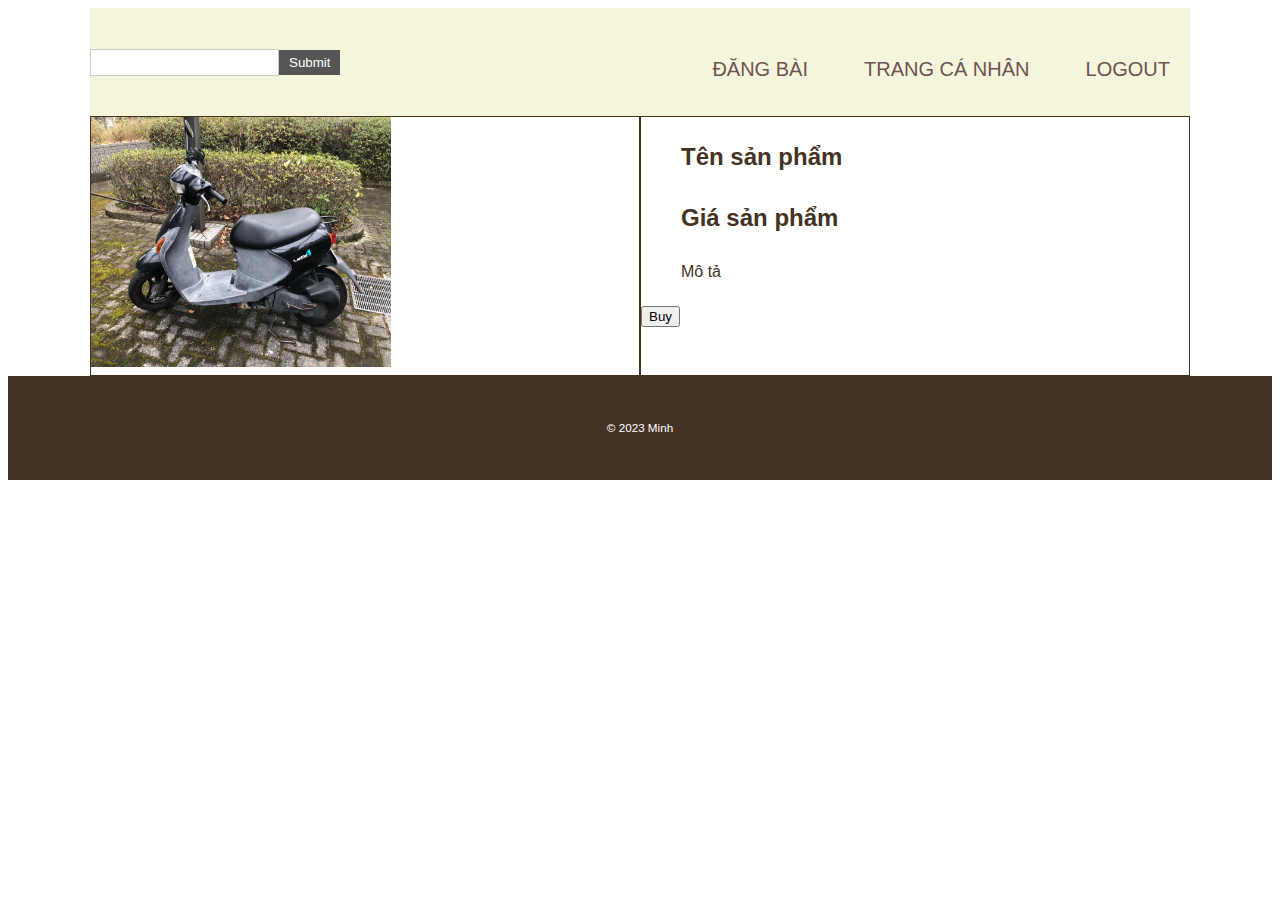
<file: item_detail.html>
<!DOCTYPE html>
<html lang="en">
<head>
    <meta charset="UTF-8">
    <meta http-equiv="X-UA-Compatible" content="IE=edge">
    <meta name="viewport" content="width=device-width, initial-scale=1.0">
    <link rel="stylesheet" href="css/style.css">
    <title>Item detail</title>
</head>
<body>
    <header class="page-header wrapper">
        <form action="">
            <!----searching bar-->
            <input type="text" id="search" name="search-key">
            <input type="submit" id="submit" name="search">
        </form>
        <nav>
            <ul class="main-nav">
                <li><a href="item_upload.html">đăng bài</a></li>
                <li><a href="#">trang cá nhân</a></li>
                <li><a href="#">logout</a></li>
            </ul>
        </nav>
    </header> <!---header-->

    <div class="item-detail wrapper">
        <div class="itemdetail-image">
            <img src="img/xemay2.jpg" alt="xemay">
        </div>

        <div class="itemdetail-decrible">
            <div class="decrible">
                <ul>
                    <li><h2>Tên sản phẩm</h2></li>
                    <li><h2>Giá sản phẩm</h2></li>
                    <li><p>Mô tả</p></li>
                </ul>
            </div>
            <button>Buy</button>
        </div>
    </div> <!---item detail-->

    <footer>
        <div class="wrapper">
            <p><small>&copy; 2023 Minh</small></p>
        </div>
    </footer>
</body>
</html>
</file>
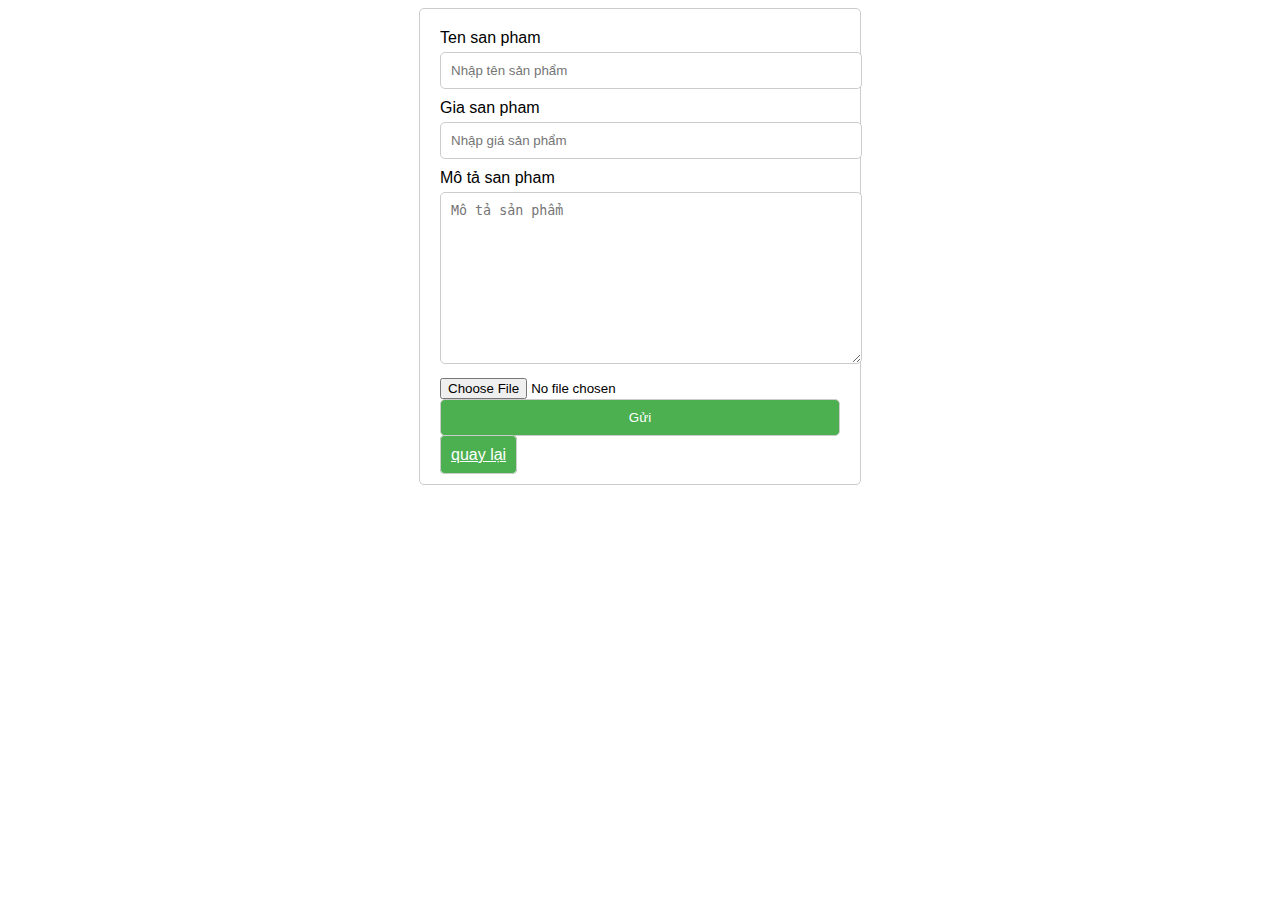
<file: item_upload.html>
<!DOCTYPE html>
<html lang="en">

<head>
    <meta charset="UTF-8">
    <meta http-equiv="X-UA-Compatible" content="IE=edge">
    <meta name="viewport" content="width=device-width, initial-scale=1.0">
    <title>Document</title>
    <style>
        /* Add some basic styling to improve appearance */
        body {
            font-family: Arial, sans-serif;
        }

        form {
            max-width: 400px;
            margin: 0 auto;
            padding: 20px;
            border: 1px solid #ccc;
            border-radius: 5px;
        }

        label {
            display: block;
            margin-bottom: 5px;
        }

        input[type="text"],
        input[type="submit"],
        input[type="reset"] {
            width: 100%;
            padding: 10px;
            margin-bottom: 10px;
            border: 1px solid #ccc;
            border-radius: 5px;
        }

        a {
            width: 100%;
            padding: 10px;
            margin-bottom: 10px;
            border: 1px solid #ccc;
            border-radius: 5px;
            cursor: pointer;
            background-color: #4CAF50;
            color: white;
        }

        textarea {
            width: 100%;
            height: 150px;
            padding: 10px;
            margin-bottom: 10px;
            border: 1px solid #ccc;
            border-radius: 5px;
            resize: vertical;
            /* Allow vertical resizing of textarea */
        }

        input[type="submit"],
        input[type="reset"] {
            cursor: pointer;
            background-color: #4CAF50;
            color: white;
        }

        input[type="submit"]:hover,
        input[type="reset"]:hover {
            background-color: #45a049;
        }
    </style>
</head>

<body>
    <form action="item_save.php" method="post" enctype="multipart/form-data">

        <label for="item_name">Ten san pham</label>
        <input type="text" id="item_name" name="item_name" placeholder="Nhập tên sản phẩm"><br>

        <label for="item_price">Gia san pham</label>
        <input type="text" id="item_price" name="item_price" placeholder="Nhập giá sản phẩm"><br>

        <label for="item_detail">Mô tả san pham</label>
        <textarea id="item_detail" name="item_detail" placeholder="Mô tả sản phẩm"></textarea><br>

        <!-- upload file -->
        <input type="file" name="fileToUpload" id="fileToUpload">

        <input type="submit" name="a" value="Gửi" />
        <a href="main_page.php">quay lại</a>
    </form>
</body>

</html>
</file>
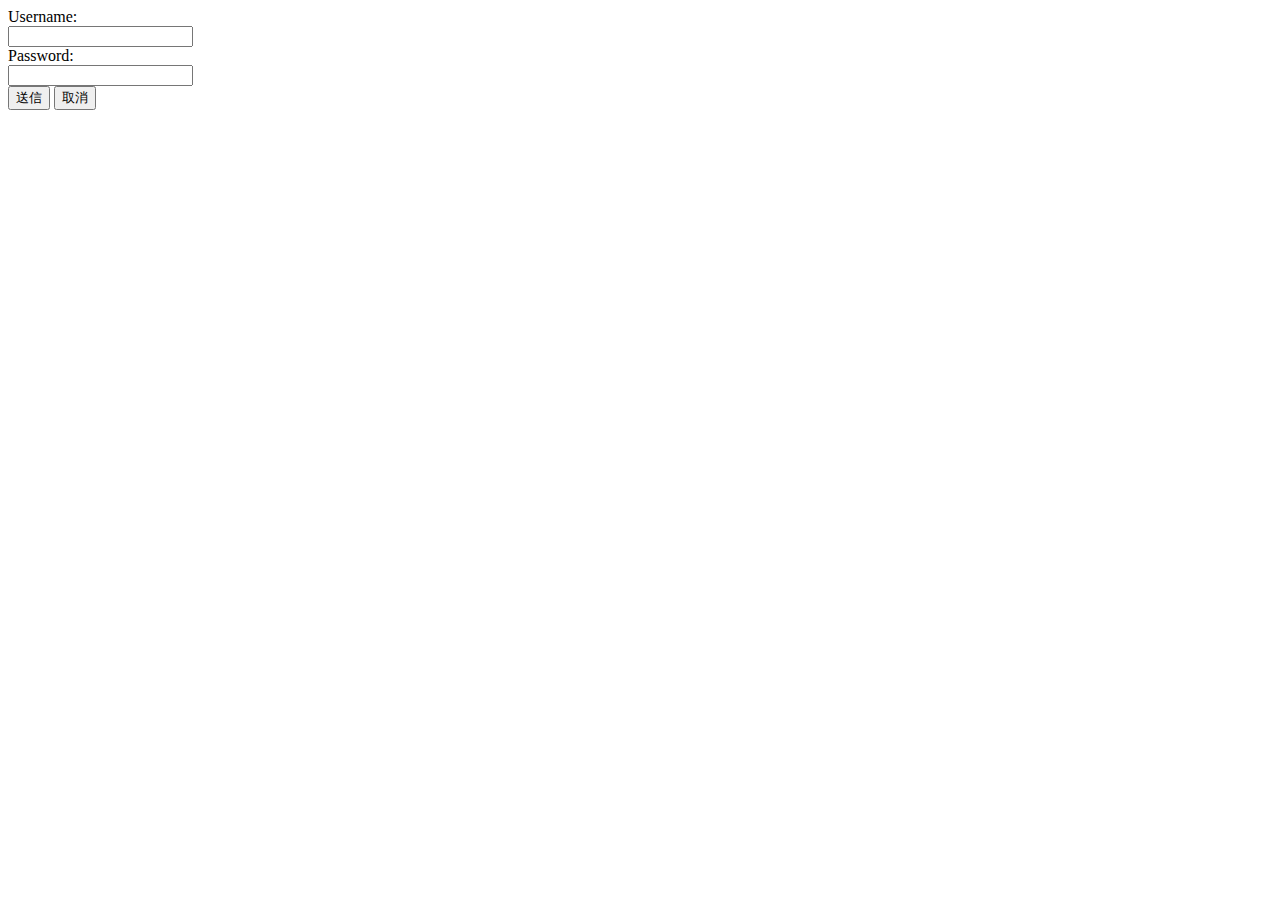
<file: login.html>
<!DOCTYPE html>
<html lang="en">

<head>
    <meta charset="UTF-8">
    <meta http-equiv="X-UA-Compatible" content="IE=edge">
    <meta name="viewport" content="width=device-width, initial-scale=1.0">
    <title>KSU 2Hand</title>
</head>

<body>
    <form action="logincheck.php" method="post">

        <!--ここに入力部品を配置する-->
        <label for="username">Username:</label><br>
        <input type="text" id="username" name="username"><br>
        <label for="pwd">Password:</label><br>
        <input type="password" id="pwd" name="pwd"><br>

        <input type="submit" name="a" value="送信" />
        <input type="reset" value="取消" />
    </form>
</body>

</html>
</file>
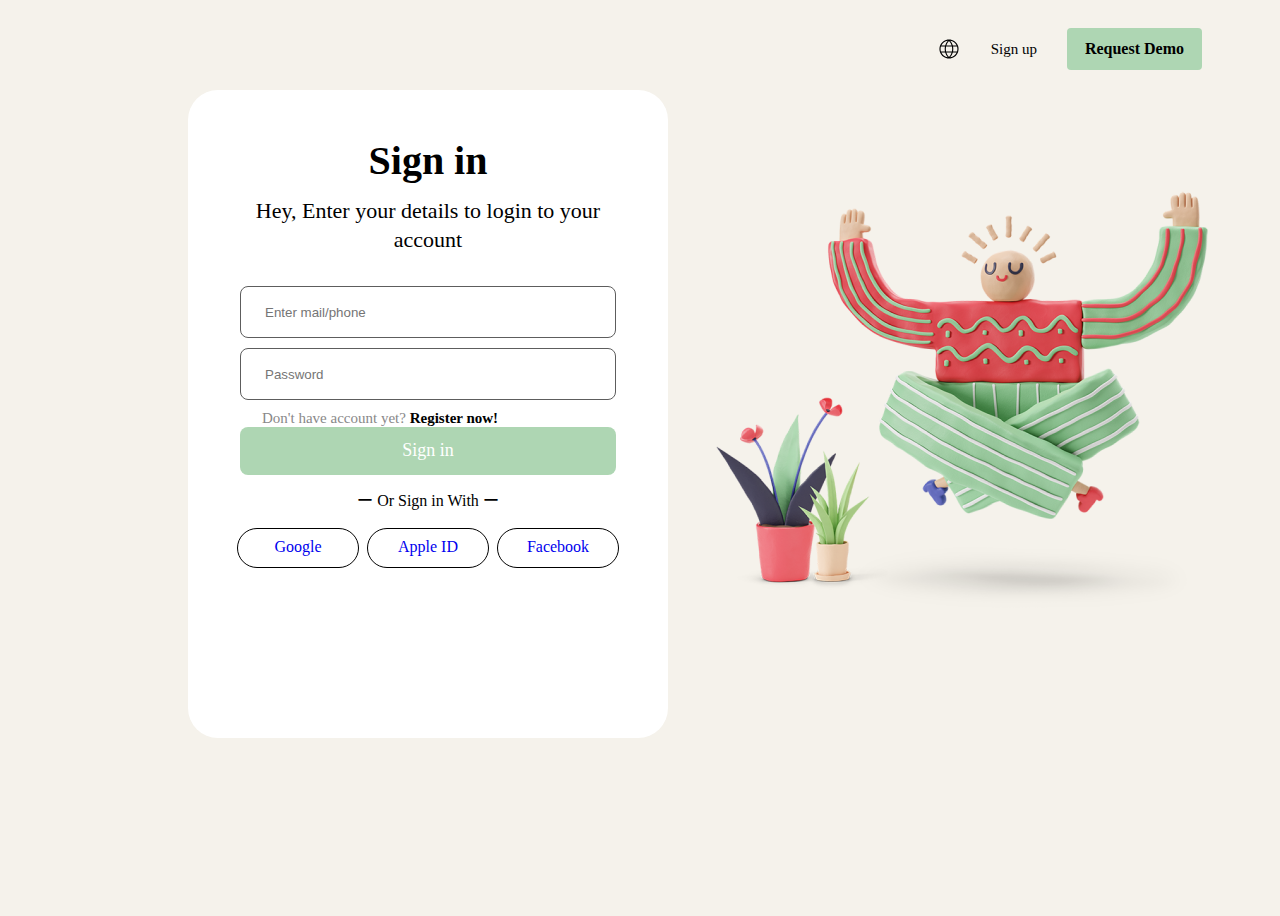
<file: login_page.html>
<!DOCTYPE html>
<html lang="en">

<head>
    <meta charset="UTF-8">
    <meta name="viewport" content="width=device-width, initial-scale=1.0">
    <link rel="stylesheet" href="css/login_page_style.css">
    <title>KSU 2Hand</title>
</head>

<body>
    <header class="page-header">
        <div class="nav">
            <img src="img/ph_globe-light.svg" alt="globe_icon">
            <a class="sign-up-button" href="index.html">Sign up</a>
            <a class="request-button" href="#">Request Demo</a>
        </div>
    </header>
    <!--page-header-->
    <!-- MAIN CONTENT -->
    <div class="container wrapper">
        <!--login frame-->
        <div class="login-frame">
            <div class="login-frame-content">
                <div class="sign-in-title">
                    <h3>Sign in</h3>
                    <p>Hey, Enter your details to login to your account</p>
                </div>
                <!--sign-in-title-->

                <form action="logincheck.php" method="post">

                    <div class="insert-box-container">
                        <input class="input-box id" type="text" name="username" placeholder="Enter mail/phone">
                        <input class="input-box pass" type="password" name="pwd" placeholder="Password">
                        <p>Don't have account yet? <a id="register-button" href="#">Register now!</a></p>
                    </div>
                    <!---insert-box container--->

                    <div class="sign-in-box">
                        <!-- <a class="sign-in-button" href="#">Sign in</a> -->
                        <input class="sign-in-button" type="submit" name="a" value="Sign in" />
                        <p>ー Or Sign in With ー</p>
                        <ul class="socials-list">
                            <li><a href="https://www.google.com/">Google</a></li>
                            <li><a href="https://www.apple.com/">Apple ID</a></li>
                            <li><a href="https://www.facebook.com/">Facebook</a></li>
                        </ul>
                    </div>
                    <!--sign-in-box-->

                </form>
                <!----login check form-->

            </div>
            <!--login-frame-content-->
        </div>
        <!--login frame-->

        <!---left image-->
        <div class="image-container">
            <img src="img/image.png" alt="main-img">
        </div>
        <!---left image-->

    </div>
    <!--container-->

</body>

</html>
</file>
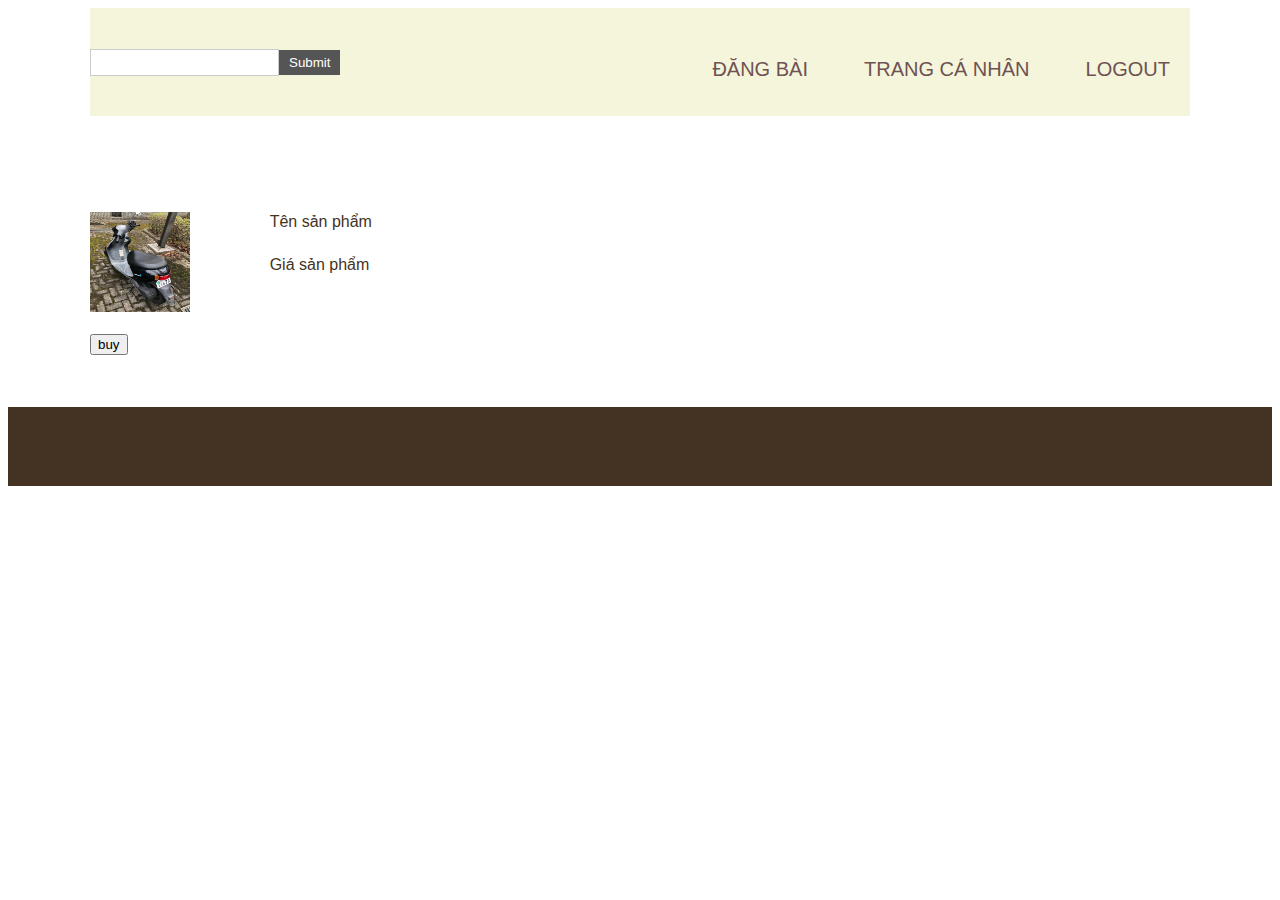
<file: main_page.html>
<!DOCTYPE html>
<html lang="en">

<head>
    <meta charset="UTF-8">
    <meta http-equiv="X-UA-Compatible" content="IE=edge">
    <meta name="viewport" content="width=device-width, initial-scale=1.0">
    <link rel="stylesheet" href="css/style.css">
    <title>Main page test</title>
</head>

<body>
    <header class="page-header wrapper">
        <form action="">
            <!----searching bar-->
            <input type="text" id="search" name="search-key">
            <input type="submit" id="submit" name="search">
        </form>
        <nav>
            <ul class="main-nav">
                <li><a href="item_upload.html">đăng bài</a></li>
                <li><a href="#">trang cá nhân</a></li>
                <li><a href="#">logout</a></li>
            </ul>
        </nav>
    </header>

    <div class="main-content wrapper">
        <div class="item">
            <div class="picture">
                <img src="img/xemay.jpg" alt="" width="100" height="100">
            </div>
            <div class="decrible">
                <p>Tên sản phẩm</p>
                <p>Giá sản phẩm</p>
                <!-- <p>Mô tả sản phẩm</p> -->
            </div>
            <form action="item_detail.php" method="post">
                <input type="hidden" name="item_id" value="giá_trị_item_id_của_bạn" />
                <input type="submit" name="a" value="buy" />
            </form>
        </div>
    </div>

    <footer>
        đây là footer
    </footer>
</body>

</html>
</file>
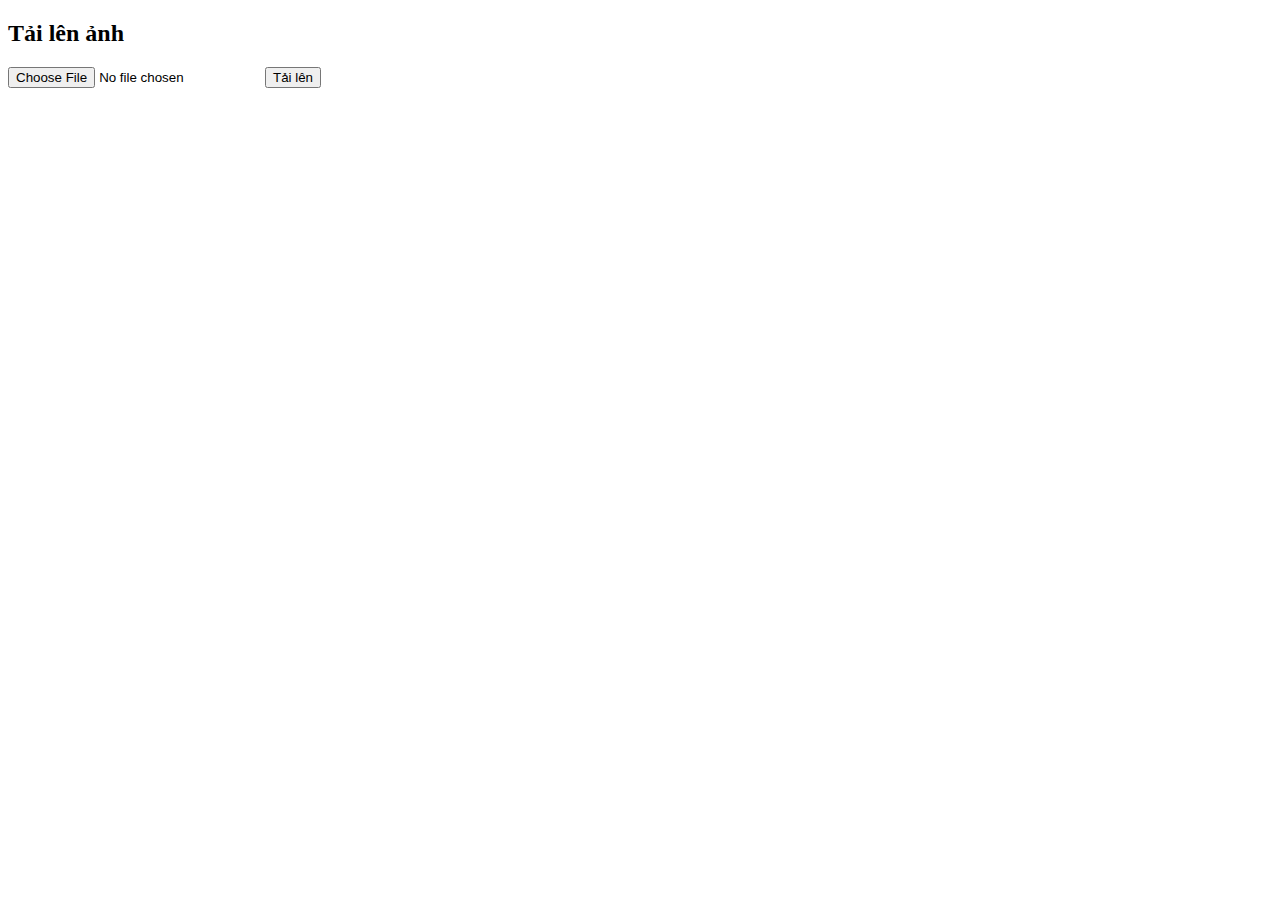
<file: upload.html>
<!DOCTYPE html>
<html>

<head>
    <meta charset="UTF-8">
    <title>Tải lên ảnh</title>
</head>

<body>
    <h2>Tải lên ảnh</h2>
    <form action="upload.php" method="post" enctype="multipart/form-data">
        <input type="file" name="fileToUpload" id="fileToUpload">
        <input type="submit" value="Tải lên" name="submit">
    </form>
</body>

</html>
</file>
<file: css/style.css>
/* -----------------------共通部分-------------------------------- */

html {
    font-size: 100%;
}

body {
    font-family: "Yu Gothic Medium", "游ゴシック Medium", YuGothic, "游ゴシック体", "ヒラギノ角ゴ Pro W3", sans-serif;
    line-height: 1.7;
    color: #432;
}

a {
    text-decoration: none;
}

img {
    max-width: 100%;
}

.logo {
    width: 210px;
    margin-top: 14px;
}

/* -------------------------INDEX PAGE ---------------------------------*/
.home-content {
    text-align: center;
    margin-top: 0%;
}

.home-content p {
    font-size: 1.5rem;
    margin: 10px 0px 42px;
    color: beige;
}

/* 見出し */
.page-title {
    font-size: 5rem;
    font-family: 'Philosopher', serif;
    text-transform: uppercase;
    font-weight: normal;
    color: #fff;
}

/* ボタン */
.button {
    font-size: 1.375rem;
    background: #0bd;
    color: #fff;
    border-radius: 50px;
    padding: 18px 32px;
}

.button:hover {
    background: #0090aa;
}

#home {
    background-image: url(/SecondHandWebProj/img/index-bg.jpg);
    min-height: 100vh;
}

#home .page-title {
    text-transform: none;
}

.main-nav {
    display: flex;
    font-size: 1.25rem;
    text-transform: uppercase;
    margin-top: 34px;
    list-style: none;
}

.main-nav li {
    margin-left: 36px;
}

/* -----------------------HEADER-------------------------------- */
.wrapper {
    max-width: 1100px;
    margin: 0 auto;
    padding: 0 4%;
}

/* HEADER-CHATGPT */
/* Style the header */
.page-header {
    background-color:beige;
    color: #fff;
    padding: 10px 0;
    display: flex;
    align-items: center;
    justify-content: space-between;
}

.page-header h1 {
    margin: 0;
}

.page-header .logo {
    width: 50px;
    height: 50px;
}

.page-header form {
    display: flex;
    align-items: center;
    margin-right: 20px;
}

.page-header input[type="text"] {
    padding: 5px;
    border: 1px solid #ccc;
}

.page-header input[type="submit"] {
    background-color: #555;
    color: #fff;
    border: none;
    padding: 5px 10px;
    cursor: pointer;
}

.page-header nav ul {
    list-style: none;
    display: flex;
    align-items: center;
}

.page-header nav ul li {
    margin-right: 20px;
}

.page-header nav ul li a {
    color: rgb(111, 82, 82);
    text-decoration: none;
    transition: color 0.3s;
}

.page-header nav ul li a:hover {
    color: #ff6600;
}


/* FOOTER */
footer {
    background: #432;
    text-align: center;
    padding: 26px 0;
}

footer p {
    color: #fff;
    font-size: 0.875rem;
}

/* MAIN PAGE */
.main-content {
    display: grid;
    gap: 26px;
    grid-template-columns: 1fr 1fr 1fr;
    margin-top: 6%;
    margin-bottom: 50px;
}


/* TRANG NÀY DÙNG CHO TRANG MAIN_PAGE.PHP */

img {
    width: 100px;
    height: 100px;
}


.itemdetail-image {
    width: 50%;
    border: 1px solid;
}

.itemdetail-decrible {
    width: 50%;
    border: 1px solid;
    display: block;
    justify-content: end;
}

ul {
    list-style: none;
}

/* DESIGN CÁC Ô ITEM */
.item {
    display: grid;
    grid-template-columns: 1fr 1fr;
    gap: 10px;
}

.item img {
    margin-top: 20px;
}

.btn {
    background-color: #4CAF50;
    /* Green */
    border: none;
    color: white;
    padding: 15px 32px;
    text-align: center;
    text-decoration: none;
    display: inline-block;
    font-size: 16px;
}



/* ITEM_DETAIL.PHP */
.item-detail {
    display: flex;
    justify-content: space-between;
}

.item-detail img{
    width: 300px;
    height: 250px;
}
</file>
<file: css/login_page_style.css>
/* CHUNG */
 body{
    min-height: 100vh;
    background: #F5F2EB;
 }
 a{
    text-decoration: none;
 }
 /* HEADER */
 .page-header {
     display: flex;
     flex-direction: row;
     justify-content: flex-end;
     align-items: center;
     padding: 20px 70px;
     gap: 236px;
     margin: auto;
     background: #F5F2EB;
 }

 .nav {
     display: flex;
     flex-direction: row;
     align-items: center;
     padding: 0px;
     gap: 12px;
 }

 .sign-up-button {
     display: flex;
     padding: 12px 18px;
     /* border: 1px solid; */
     align-items: center;
     font-weight: 500;
     font-family: 'Degular Display Demo';

     /*hoi tai sao khong doi duoc */
     font-size: 15px;
     color: #000000;
 }

 .request-button {
     display: flex;
     padding: 12px 18px;
     align-items: center;
     gap: 10px;
     background: #AED6B3;
     border-radius: 4px;
     color: #000000;
     font-weight: bold;
 }

 /* MAIN CONTENT */
 .wrapper {
     /* max-width: 1100px; */
     margin: 0 auto;
     padding: 0 180px;
 }

 .container {
     display: flex;
     flex-direction: row;
     justify-content: space-between;
     background-color: #F5F2EB;
     /* border-top: 1px solid #000000; */
     margin: auto;
 }

 .image-container {
     /* border: 1px solid; */
 }

 /*--------------- LOGIN FRAME------------------ */
 .login-frame {
     /* border: 1px dotted; */
     width: 480px;
     height: 648px;
     background: #FFFFFFFF;
     border-radius: 30px;
 }

 .login-frame-content {
     /* border: 1px solid; */
     display: flex;
     flex-direction: column;
     padding: 0px;
     gap: 32px;
     margin: 47px 52px 47px 52px;
     height: 543px;
 }

 /* TITLE */
 .sign-in-title {
     display: flex;
     flex-direction: column;
     align-items: center;
     gap: 12px;
     padding: 0px;
 }

 .sign-in-title h3 {
     font-family: 'Degular Display Demo';
     font-style: normal;
     font-weight: 700;
     font-size: 40px;
     margin-block-start: 0em;
     margin-block-end: 0em;
     ;
 }

 .sign-in-title p {
     font-family: 'Degular Display Demo';
     font-style: normal;
     font-weight: 400;
     font-size: 22px;
     line-height: 29px;
     align-items: center;
     text-align: center;
     margin-block-start: 0em;
     margin-block-end: 0em;
 }

 /* INPUT */

 .insert-box-container {
     display: flex;
     flex-direction: column;
     gap: 10px;
 }

 .input-box {
     height: 48px;
     border: 1px solid #5d5d5d;
     border-radius: 8px;
     padding-left: 24px;
 }

 .insert-box-container p {
     margin-block-start: 0em;
     margin-block-end: 0em;
     font-family: 'Degular Display Demo';
     font-style: normal;
     color: #898889;
     font-size: 15px;
     padding-left: 22px;
 }
 #register-button{
    font-weight: bold;
    color: #000000;
 }

 .insert-box-container a {
     font-weight: 800px;
 }

 /* SIGN-IN-BOX */
 .sign-in-box {
     display: flex;
     flex-direction: column;
     align-items: center;
 }

 .sign-in-button {
     box-sizing: border-box;
     background: #AED6B3;
     border-radius: 8px;
     border-width: 0px;
     width: 376px;
     height: 48px;
     text-align: center;
     padding-top: 0px;
     font-size: 18px;
     font-family: 'Degular Display Demo';
     color: #FFFFFF;
 }

 .socials-list {
     display: flex;
     flex-direction: row;
     gap: 8px;
     padding-inline-start: 0px;
     margin-block-start: 0em;
     margin-block-end: 0em;


 }

 .socials-list li {
     /* padding: 16px 30px; */
     padding: 9px 0px;
     text-align: center;
     width: 120px;
     height: 20px;
     border: #000000 1px solid;
     border-radius: 40px;
     list-style: none;
 }
</file>
